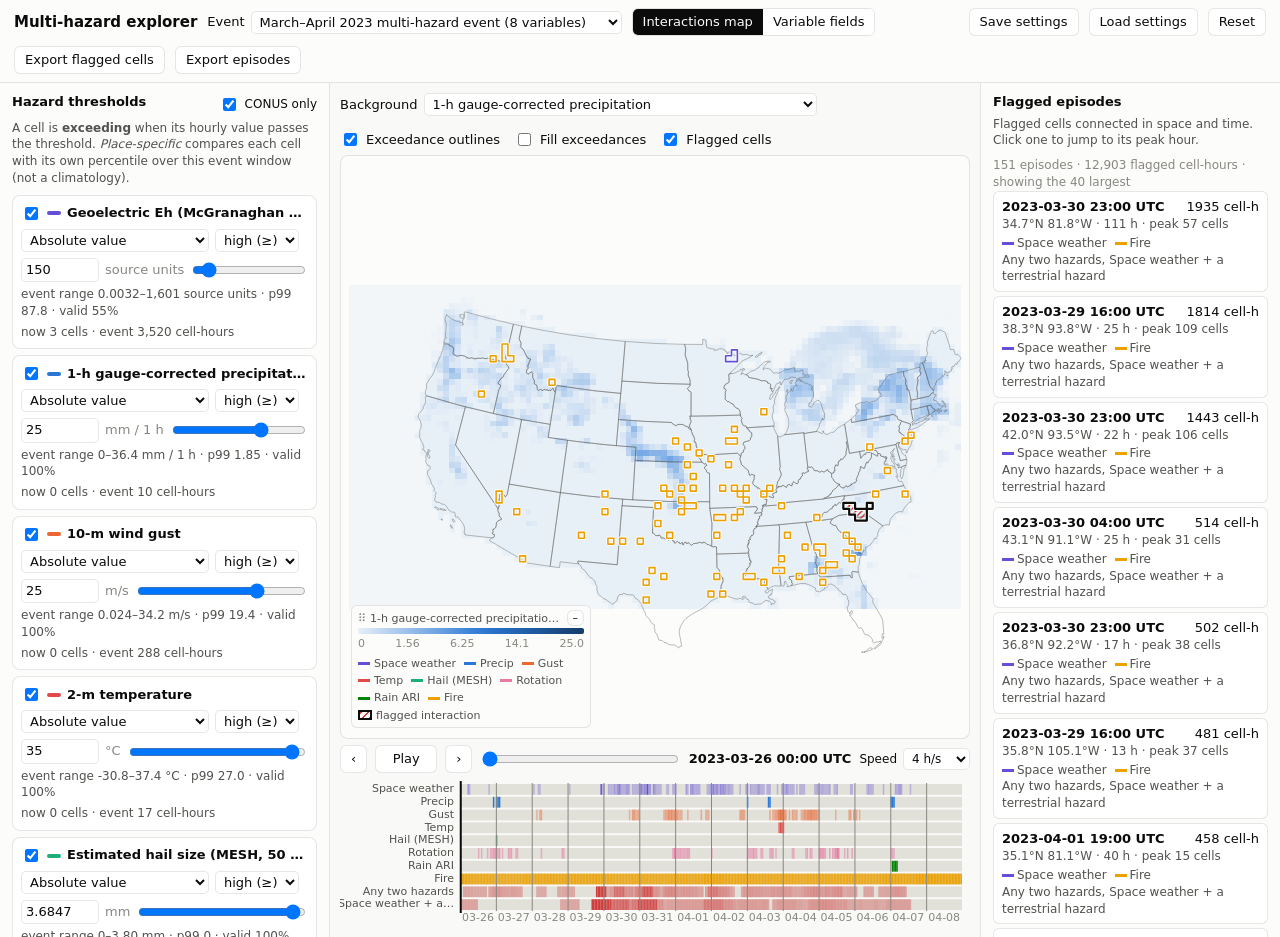
<file: Projects/NASA-disasters-grid-resilience/hazard_explorer/app/index.html>
<!doctype html>
<html lang="en">
<head>
<meta charset="utf-8">
<meta name="viewport" content="width=device-width, initial-scale=1">
<title>Multi-hazard Explorer</title>
<link rel="stylesheet" href="style.css">
</head>
<body>
<header class="topbar">
  <h1>Multi-hazard explorer</h1>
  <label class="inline">Event <select id="event-select"></select></label>
  <div class="seg" role="tablist" aria-label="View">
    <button id="view-map" role="tab" aria-selected="true">Interactions map</button>
    <button id="view-fields" role="tab" aria-selected="false">Variable fields</button>
  </div>
  <div class="spacer"></div>
  <button id="cfg-save" title="Download thresholds and rules as JSON">Save settings</button>
  <label class="button" title="Load thresholds and rules from a JSON file">Load settings<input id="cfg-load" type="file" accept=".json,application/json" hidden></label>
  <button id="cfg-reset" title="Back to the event's default thresholds and rules">Reset</button>
  <button id="export-geojson" title="Every flagged cell-hour as time-stamped polygons (opens in QGIS / ArcGIS)">Export flagged cells</button>
  <button id="export-csv" title="One row per flagged episode">Export episodes</button>
</header>

<main class="layout">
  <aside class="side left">
    <section>
      <div class="section-head">
        <h2>Hazard thresholds</h2>
        <label class="inline small"><input id="conus-only" type="checkbox" checked> CONUS only</label>
      </div>
      <p class="hint">A cell is <b>exceeding</b> when its hourly value passes the threshold. <i>Place-specific</i> compares each cell with its own percentile over this event window (not a climatology).</p>
      <div id="var-list"></div>
    </section>
    <section>
      <div class="section-head">
        <h2>Interaction rules</h2>
        <button id="rule-add" class="small">Add rule</button>
      </div>
      <p class="hint">A cell is <b>flagged</b> when enough of a rule's hazards exceed within its distance and time window of each other.</p>
      <div id="rule-list"></div>
    </section>
  </aside>

  <section class="center">
    <div id="map-view" class="view">
      <div class="map-toolbar">
        <label class="inline">Background <select id="bg-select"></select></label>
        <label class="inline"><input id="show-outlines" type="checkbox" checked> Exceedance outlines</label>
        <label class="inline"><input id="show-fill" type="checkbox"> Fill exceedances</label>
        <label class="inline"><input id="show-flags" type="checkbox" checked> Flagged cells</label>
      </div>
      <div class="map-wrap">
        <canvas id="map" aria-label="Map of hazard exceedances and flagged interactions"></canvas>
        <div id="legend" class="legend">
          <div class="lg-head" title="Drag to move · double-click to reset">
            <span class="lg-grip" aria-hidden="true">⠿</span>
            <span id="lg-title" class="lg-title">Legend</span>
            <button id="lg-toggle" class="icon-btn" aria-expanded="true" aria-label="Collapse legend">–</button>
          </div>
          <div id="lg-body"></div>
        </div>
      </div>
    </div>
    <div id="fields-view" class="view" hidden>
      <div id="fields-grid" class="fields-grid"></div>
    </div>

    <div class="timebar">
      <button id="t-prev" title="Previous hour (←)" aria-label="Previous hour">‹</button>
      <button id="t-play" title="Play / pause (space)">Play</button>
      <button id="t-next" title="Next hour (→)" aria-label="Next hour">›</button>
      <input id="t-slider" type="range" min="0" max="0" value="0" aria-label="Time">
      <output id="t-label"></output>
      <label class="inline small">Speed <select id="t-speed">
        <option value="1">1 h/s</option><option value="2">2 h/s</option><option value="4" selected>4 h/s</option>
        <option value="8">8 h/s</option><option value="16">16 h/s</option></select></label>
    </div>
    <div class="timeline-wrap">
      <canvas id="timeline" aria-label="Hourly count of exceeding and flagged cells per hazard and rule"></canvas>
    </div>
  </section>

  <aside class="side right">
    <section>
      <h2>Flagged episodes</h2>
      <p class="hint">Flagged cells connected in space and time. Click one to jump to its peak hour.</p>
      <div id="episode-summary" class="small muted"></div>
      <ol id="episode-list" class="episodes"></ol>
    </section>
    <section>
      <h2>Cell detail</h2>
      <p id="cell-hint" class="hint">Click a map cell to pin its hourly series.</p>
      <div id="cell-detail"></div>
    </section>
    <section>
      <h2>Data notes</h2>
      <div id="data-notes" class="small"></div>
    </section>
  </aside>
</main>

<div id="tooltip" class="tooltip" role="tooltip" hidden></div>
<div id="loading" class="loading">Loading…</div>
<script src="app.js"></script>
</body>
</html>
</file>
<file: Projects/NASA-disasters-grid-resilience/hazard_explorer/app/style.css>
:root {
  color-scheme: light;
  --surface: #fcfcfb;
  --page: #f9f9f7;
  --card: #ffffff;
  --ink: #0b0b0b;
  --ink2: #52514e;
  --muted: #898781;
  --grid: #e1e0d9;
  --axis: #c3c2b7;
  --border: rgba(11, 11, 11, 0.10);
  --nodata: #ecebe6;
  --critical: #d03b3b;
  --accent: #2a78d6;
  --focus: #2a78d6;
}
@media (prefers-color-scheme: dark) {
  :root:not([data-theme="light"]) {
    color-scheme: dark;
    --surface: #1a1a19;
    --page: #0d0d0d;
    --card: #151514;
    --ink: #f0efec;
    --ink2: #c3c2b7;
    --muted: #898781;
    --grid: #2c2c2a;
    --axis: #383835;
    --border: rgba(255, 255, 255, 0.10);
    --nodata: #242422;
    --critical: #d03b3b;
    --accent: #3987e5;
    --focus: #3987e5;
  }
}
:root[data-theme="dark"] {
  color-scheme: dark;
  --surface: #1a1a19;
  --page: #0d0d0d;
  --card: #151514;
  --ink: #f0efec;
  --ink2: #c3c2b7;
  --muted: #898781;
  --grid: #2c2c2a;
  --axis: #383835;
  --border: rgba(255, 255, 255, 0.10);
  --nodata: #242422;
  --critical: #d03b3b;
  --accent: #3987e5;
  --focus: #3987e5;
}

* { box-sizing: border-box; }
[hidden] { display: none !important; }
html, body { height: 100%; }
body {
  margin: 0;
  background: var(--page);
  color: var(--ink);
  font: 13px/1.4 system-ui, -apple-system, "Segoe UI", sans-serif;
}
h1 { font-size: 15px; margin: 0; font-weight: 600; }
h2 { font-size: 13px; margin: 0 0 4px; font-weight: 600; }
button, select, input, .button {
  font: inherit;
  color: var(--ink);
}
button, .button {
  background: var(--card);
  border: 1px solid var(--border);
  border-radius: 6px;
  padding: 4px 10px;
  cursor: pointer;
}
button:hover, .button:hover { background: var(--surface); border-color: var(--axis); }
button:focus-visible, select:focus-visible, input:focus-visible { outline: 2px solid var(--focus); outline-offset: 1px; }
select, input[type="number"], input[type="text"] {
  background: var(--card);
  border: 1px solid var(--border);
  border-radius: 5px;
  padding: 2px 4px;
}
input[type="number"] { width: 78px; font-variant-numeric: tabular-nums; }
.small { font-size: 12px; }
.muted { color: var(--muted); }
.hint { color: var(--ink2); margin: 0 0 8px; font-size: 12px; }
.inline { display: inline-flex; align-items: center; gap: 6px; white-space: nowrap; }
.spacer { flex: 1; }

.topbar {
  display: flex; align-items: center; gap: 10px; flex-wrap: wrap;
  padding: 8px 14px;
  border-bottom: 1px solid var(--border);
  background: var(--surface);
}
.seg { display: inline-flex; border: 1px solid var(--border); border-radius: 6px; overflow: hidden; }
.seg button { border: 0; border-radius: 0; }
.seg button[aria-selected="true"] { background: var(--ink); color: var(--surface); }

.layout {
  display: grid;
  grid-template-columns: 330px minmax(0, 1fr) 300px;
  height: calc(100% - 46px);
  min-height: 0;
}
.side { overflow-y: auto; padding: 10px 12px; border-right: 1px solid var(--border); background: var(--surface); }
.side.right { border-right: 0; border-left: 1px solid var(--border); }
.side section { margin-bottom: 18px; }
.section-head { display: flex; align-items: center; justify-content: space-between; gap: 8px; margin-bottom: 4px; }
.center { display: flex; flex-direction: column; min-width: 0; min-height: 0; padding: 8px 10px; gap: 6px; }
.view { flex: 1; min-height: 0; display: flex; flex-direction: column; }
.view[hidden] { display: none; }

/* hazard and rule cards */
.card {
  background: var(--card);
  border: 1px solid var(--border);
  border-radius: 8px;
  padding: 8px;
  margin-bottom: 6px;
}
.card.off { opacity: 0.55; }
.card-head { display: flex; align-items: center; gap: 6px; }
.card-head .name { font-weight: 600; flex: 1; min-width: 0; overflow: hidden; text-overflow: ellipsis; white-space: nowrap; }
.swatch { width: 14px; height: 4px; border-radius: 2px; flex: none; }
.row { display: flex; align-items: center; gap: 6px; flex-wrap: wrap; margin-top: 6px; }
.row input[type="range"] { flex: 1; min-width: 90px; }
.row.nowrap { flex-wrap: nowrap; align-items: flex-start; }
.status { margin-top: 4px; color: var(--ink2); font-size: 12px; font-variant-numeric: tabular-nums; }
.chips { display: flex; flex-wrap: wrap; gap: 4px; margin-top: 6px; }
.chip {
  display: inline-flex; align-items: center; gap: 4px;
  border: 1px solid var(--border); border-radius: 12px; padding: 1px 8px 1px 4px; font-size: 12px; cursor: pointer;
}
.chip input { margin: 0; }
.chip.disabled { opacity: 0.45; }
.rule-name { flex: 1; min-width: 0; font-weight: 600; }
.icon-btn { padding: 0 6px; line-height: 18px; }

/* map */
.map-toolbar { display: flex; flex-wrap: wrap; gap: 14px; align-items: center; padding: 2px 0 6px; }
.map-wrap { position: relative; flex: 1; min-height: 240px; background: var(--surface); border: 1px solid var(--border); border-radius: 8px; overflow: hidden; }
.map-wrap canvas { position: absolute; inset: 0; width: 100%; height: 100%; cursor: crosshair; }
.legend {
  position: absolute; left: 10px; bottom: 10px;
  background: color-mix(in srgb, var(--surface) 92%, transparent);
  border: 1px solid var(--border); border-radius: 6px;
  padding: 4px 6px; font-size: 11px; width: 240px; z-index: 2;
}
.legend.collapsed { width: auto; }
.legend.collapsed #lg-body { display: none; }
.legend .lg-head { display: flex; align-items: center; gap: 4px; cursor: grab; user-select: none; touch-action: none; }
.legend.dragging .lg-head { cursor: grabbing; }
.legend .lg-grip { color: var(--muted); }
.legend .lg-title { color: var(--ink2); flex: 1; min-width: 0; overflow: hidden; text-overflow: ellipsis; white-space: nowrap; }
.legend .icon-btn { font-size: 11px; line-height: 14px; padding: 0 5px; }
.legend .bar { height: 6px; border-radius: 2px; margin: 2px 0; }
.legend .ticks { display: flex; justify-content: space-between; color: var(--muted); font-variant-numeric: tabular-nums; }
.legend .keys { display: flex; flex-wrap: wrap; gap: 2px 8px; margin-top: 4px; }
.legend .key { display: inline-flex; align-items: center; gap: 4px; color: var(--ink2); }
.legend .flag-key { width: 14px; height: 10px; border: 2px solid var(--ink); background: repeating-linear-gradient(135deg, var(--critical) 0 2px, transparent 2px 5px); }

/* fields view */
.fields-grid { flex: 1; min-height: 0; overflow-y: auto; display: grid; grid-template-columns: repeat(auto-fill, minmax(360px, 1fr)); gap: 8px; }
.field-card { background: var(--surface); border: 1px solid var(--border); border-radius: 8px; padding: 6px 8px; display: flex; flex-direction: column; }
.field-card .ttl { font-weight: 600; text-align: center; }
.field-card .sub { color: var(--ink2); text-align: center; font-size: 12px; font-variant-numeric: tabular-nums; }
.field-card .cv { position: relative; height: 230px; }
.field-card canvas { position: absolute; inset: 0; width: 100%; height: 100%; cursor: crosshair; }
.field-card .bar { height: 8px; border-radius: 2px; margin-top: 4px; }
.field-card .ticks { display: flex; justify-content: space-between; color: var(--muted); font-size: 11px; font-variant-numeric: tabular-nums; }

/* time */
.timebar { display: flex; align-items: center; gap: 8px; }
.timebar input[type="range"] { flex: 1; }
#t-label { min-width: 150px; font-variant-numeric: tabular-nums; font-weight: 600; }
#t-play { min-width: 62px; }
.timeline-wrap { position: relative; height: 150px; }
.timeline-wrap canvas { position: absolute; inset: 0; width: 100%; height: 100%; cursor: pointer; }

/* episodes */
.episodes { list-style: none; margin: 0; padding: 0; }
.episodes li {
  border: 1px solid var(--border); border-radius: 6px; padding: 6px 8px; margin-bottom: 4px; cursor: pointer; background: var(--card);
}
.episodes li:hover, .episodes li.sel { border-color: var(--ink2); }
.episodes .ep-top { display: flex; justify-content: space-between; gap: 6px; font-variant-numeric: tabular-nums; }
.episodes .ep-top b { font-weight: 600; }
.episodes .ep-sub { color: var(--ink2); font-size: 12px; }
.haz-tags { display: flex; flex-wrap: wrap; gap: 2px 8px; margin-top: 2px; font-size: 12px; color: var(--ink2); }
.haz-tags span { display: inline-flex; align-items: center; gap: 3px; }

/* cell detail */
.spark { margin-bottom: 6px; }
.spark .sp-head { display: flex; justify-content: space-between; font-size: 12px; gap: 6px; }
.spark .sp-head .v { font-weight: 600; font-variant-numeric: tabular-nums; }
.spark canvas { width: 100%; height: 40px; display: block; }

/* tooltip */
.tooltip {
  position: fixed; z-index: 10; pointer-events: none;
  background: var(--card); color: var(--ink);
  border: 1px solid var(--border); border-radius: 6px; box-shadow: 0 4px 14px rgba(0, 0, 0, 0.15);
  padding: 6px 8px; font-size: 12px; max-width: 320px;
}
.tooltip .tt-head { color: var(--ink2); margin-bottom: 4px; }
.tooltip .tt-row { display: flex; align-items: center; gap: 6px; font-variant-numeric: tabular-nums; }
.tooltip .tt-row b { font-weight: 600; }
.tooltip .tt-row .lbl { color: var(--ink2); }
.tooltip .tt-flag { margin-top: 4px; font-weight: 600; }
.linekey { width: 12px; height: 2px; flex: none; }

.loading {
  position: fixed; inset: 0; display: flex; align-items: center; justify-content: center;
  background: color-mix(in srgb, var(--page) 80%, transparent); font-size: 14px; z-index: 20;
}
.loading[hidden] { display: none; }
.notes-missing li { margin-bottom: 2px; }

@media (max-width: 1100px) {
  .layout { grid-template-columns: 1fr; height: auto; }
  .side { border: 0; border-bottom: 1px solid var(--border); }
  .center { height: 90vh; }
}
@media (max-width: 600px) {
  .topbar { padding: 8px 16px; }
  .side { padding: 10px 16px; }
  .fields-grid { grid-template-columns: 1fr; }
}
</file>
